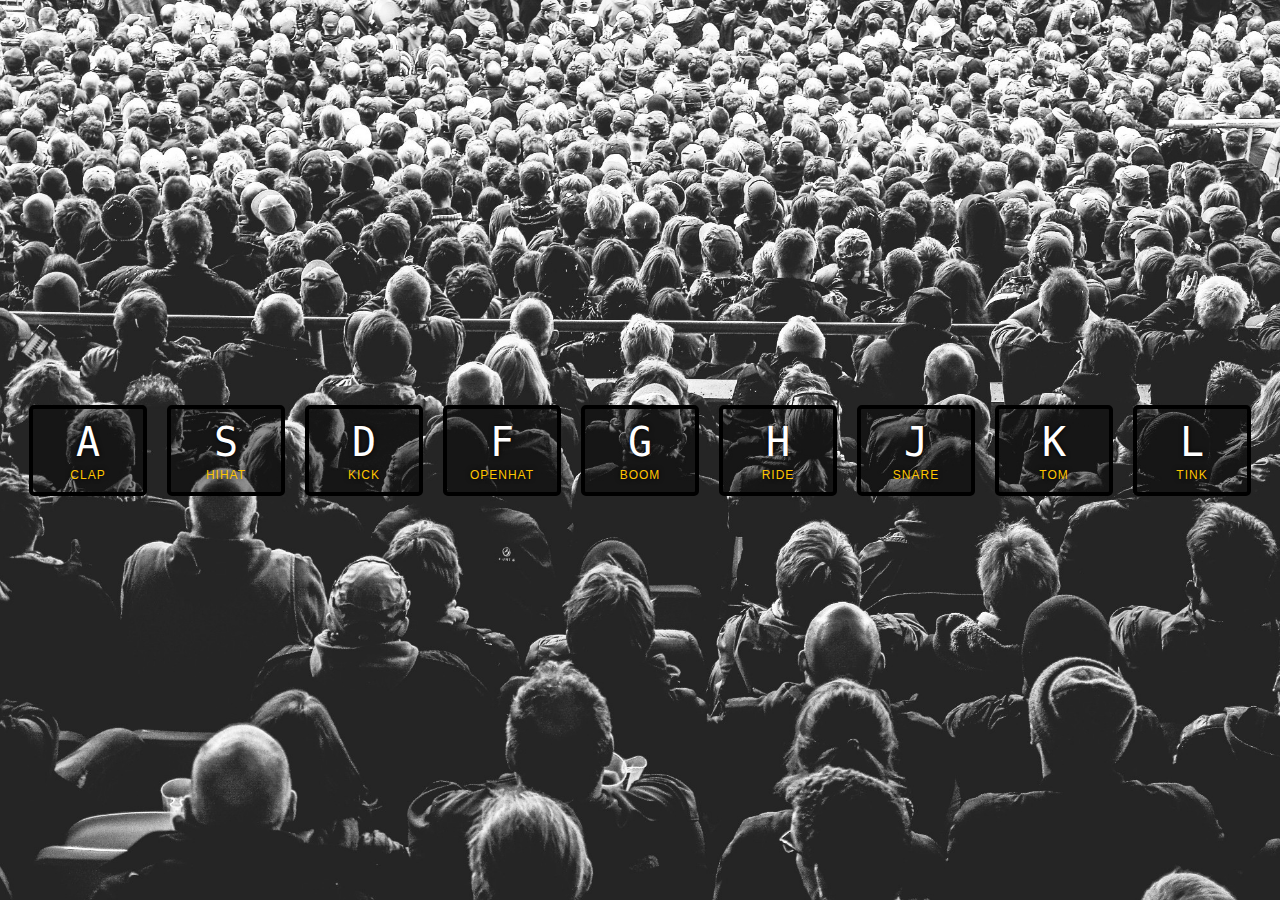
<file: VSC1/index.html>
<!DOCTYPE html>
<html lang="en">
<head>
  <meta charset="UTF-8">
  <title>JS Drum Kit</title>
  <link rel="stylesheet" href="style.css">
</head>
<body>


  <div class="keys">
    <div data-key="65" class="key">
      <kbd>A</kbd>
      <span class="sound">clap</span>
    </div>
    <div data-key="83" class="key">
      <kbd>S</kbd>
      <span class="sound">hihat</span>
    </div>
    <div data-key="68" class="key">
      <kbd>D</kbd>
      <span class="sound">kick</span>
    </div>
    <div data-key="70" class="key">
      <kbd>F</kbd>
      <span class="sound">openhat</span>
    </div>
    <div data-key="71" class="key">
      <kbd>G</kbd>
      <span class="sound">boom</span>
    </div>
    <div data-key="72" class="key">
      <kbd>H</kbd>
      <span class="sound">ride</span>
    </div>
    <div data-key="74" class="key">
      <kbd>J</kbd>
      <span class="sound">snare</span>
    </div>
    <div data-key="75" class="key">
      <kbd>K</kbd>
      <span class="sound">tom</span>
    </div>
    <div data-key="76" class="key">
      <kbd>L</kbd>
      <span class="sound">tink</span>
    </div>
  </div>

  <audio data-key="65" src="sounds/clap.wav"></audio>
  <audio data-key="83" src="sounds/hihat.wav"></audio>
  <audio data-key="68" src="sounds/kick.wav"></audio>
  <audio data-key="70" src="sounds/openhat.wav"></audio>
  <audio data-key="71" src="sounds/boom.wav"></audio>
  <audio data-key="72" src="sounds/ride.wav"></audio>
  <audio data-key="74" src="sounds/snare.wav"></audio>
  <audio data-key="75" src="sounds/tom.wav"></audio>
  <audio data-key="76" src="sounds/tink.wav"></audio>

<script>
  function removeTransition(e) {
    if (e.propertyName !== 'transform') return;
    e.target.classList.remove('playing');
  }

  function playSound(e) {
    const audio = document.querySelector(`audio[data-key="${e.keyCode}"]`);
    const key = document.querySelector(`div[data-key="${e.keyCode}"]`);
    if (!audio) return;

    key.classList.add('playing');
    audio.currentTime = 0;
    audio.play();
  }

  const keys = Array.from(document.querySelectorAll('.key'));
  keys.forEach(key => key.addEventListener('transitionend', removeTransition));
  window.addEventListener('keydown', playSound);
</script>


</body>
</html>
</file>
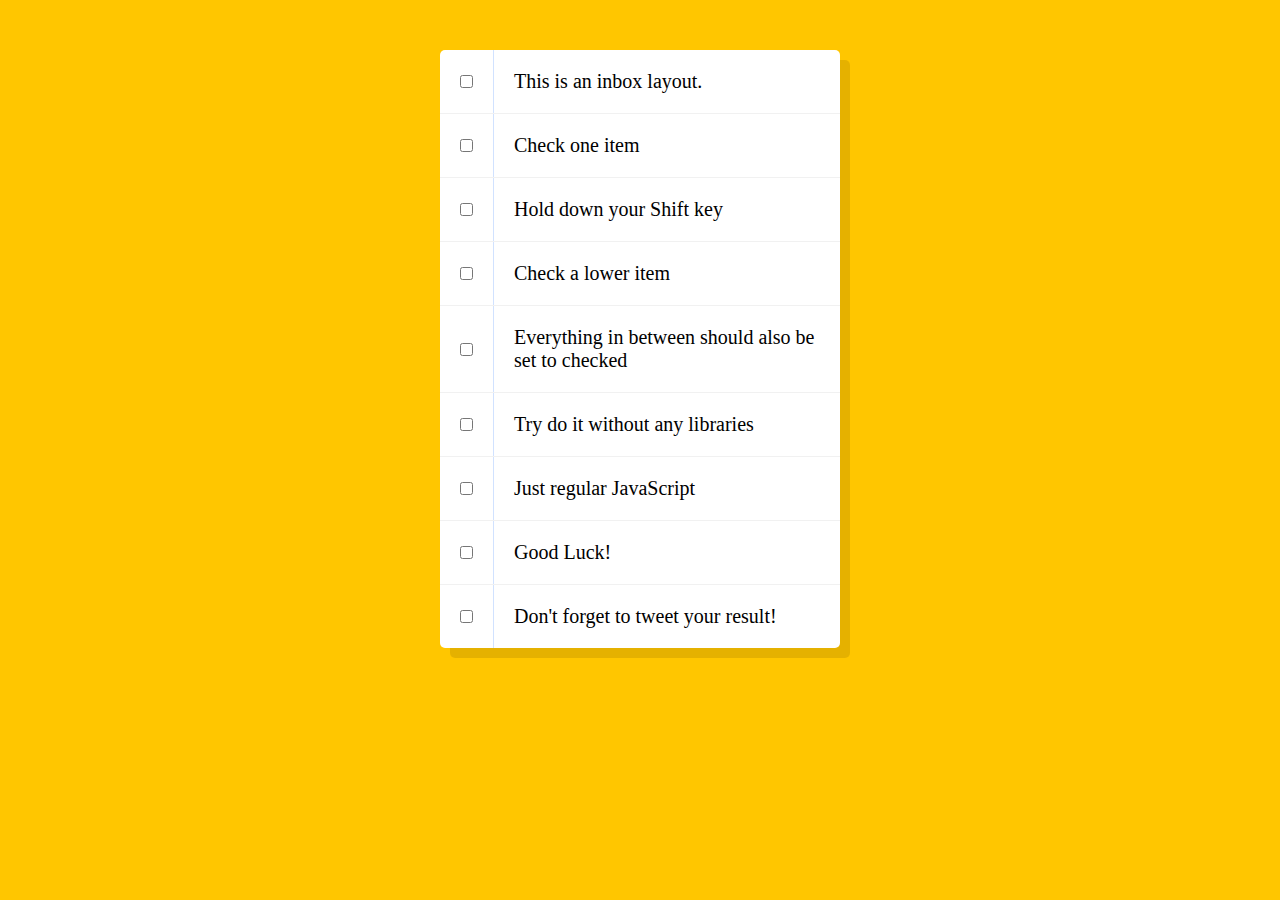
<file: VSC10/index.html>
<!DOCTYPE html>
<html lang="en">
<head>
  <meta charset="UTF-8">
  <title>Hold Shift to Check Multiple Checkboxes</title>
</head>
<body>
  <style>

    html {
      font-family: sans-serif;
      background: #ffc600;
    }

    .inbox {
      max-width: 400px;
      margin: 50px auto;
      background: white;
      border-radius: 5px;
      box-shadow: 10px 10px 0 rgba(0,0,0,0.1);
    }

    .item {
      display: flex;
      align-items: center;
      border-bottom: 1px solid #F1F1F1;
    }

    .item:last-child {
      border-bottom: 0;
    }


    input:checked + p {
      background: #F9F9F9;
      text-decoration: line-through;
    }

    input[type="checkbox"] {
      margin: 20px;
    }

    p {
      margin: 0;
      padding: 20px;
      transition: background 0.2s;
      flex: 1;
      font-family: 'helvetica neue';
      font-size: 20px;
      font-weight: 200;
      border-left: 1px solid #D1E2FF;
    }
  </style>
   <!--
   The following is a common layout you would see in an email client.
   When a user clicks a checkbox, holds Shift, and then clicks another checkbox a few rows down, all the checkboxes in-between those two checkboxes should be checked.
  -->
  <div class="inbox">
    <div class="item">
      <input type="checkbox">
      <p>This is an inbox layout.</p>
    </div>
    <div class="item">
      <input type="checkbox">
      <p>Check one item</p>
    </div>
    <div class="item">
      <input type="checkbox">
      <p>Hold down your Shift key</p>
    </div>
    <div class="item">
      <input type="checkbox">
      <p>Check a lower item</p>
    </div>
    <div class="item">
      <input type="checkbox">
      <p>Everything in between should also be set to checked</p>
    </div>
    <div class="item">
      <input type="checkbox">
      <p>Try do it without any libraries</p>
    </div>
    <div class="item">
      <input type="checkbox">
      <p>Just regular JavaScript</p>
    </div>
    <div class="item">
      <input type="checkbox">
      <p>Good Luck!</p>
    </div>
    <div class="item">
      <input type="checkbox">
      <p>Don't forget to tweet your result!</p>
    </div>
  </div>

<script>
const checkboxes = document.querySelectorAll('.inbox input[type="checkbox"]');

let lastChecked;

function handleCheck(e) {
  // Check if they had the shift key down
  // AND check that they are checking it
  let inBetween = false;
  if (e.shiftKey && this.checked) {
    // go ahead and do what we please
    // loop over every single checkbox
    checkboxes.forEach(checkbox => {
      console.log(checkbox);
      if (checkbox === this || checkbox === lastChecked) {
        inBetween = !inBetween;
        console.log('Starting to check them in between!');
      }

      if (inBetween) {
        checkbox.checked = true;
      }
    });
  }

  lastChecked = this;
}

checkboxes.forEach(checkbox => checkbox.addEventListener('click', handleCheck));
</script>
</body>
</html>
</file>
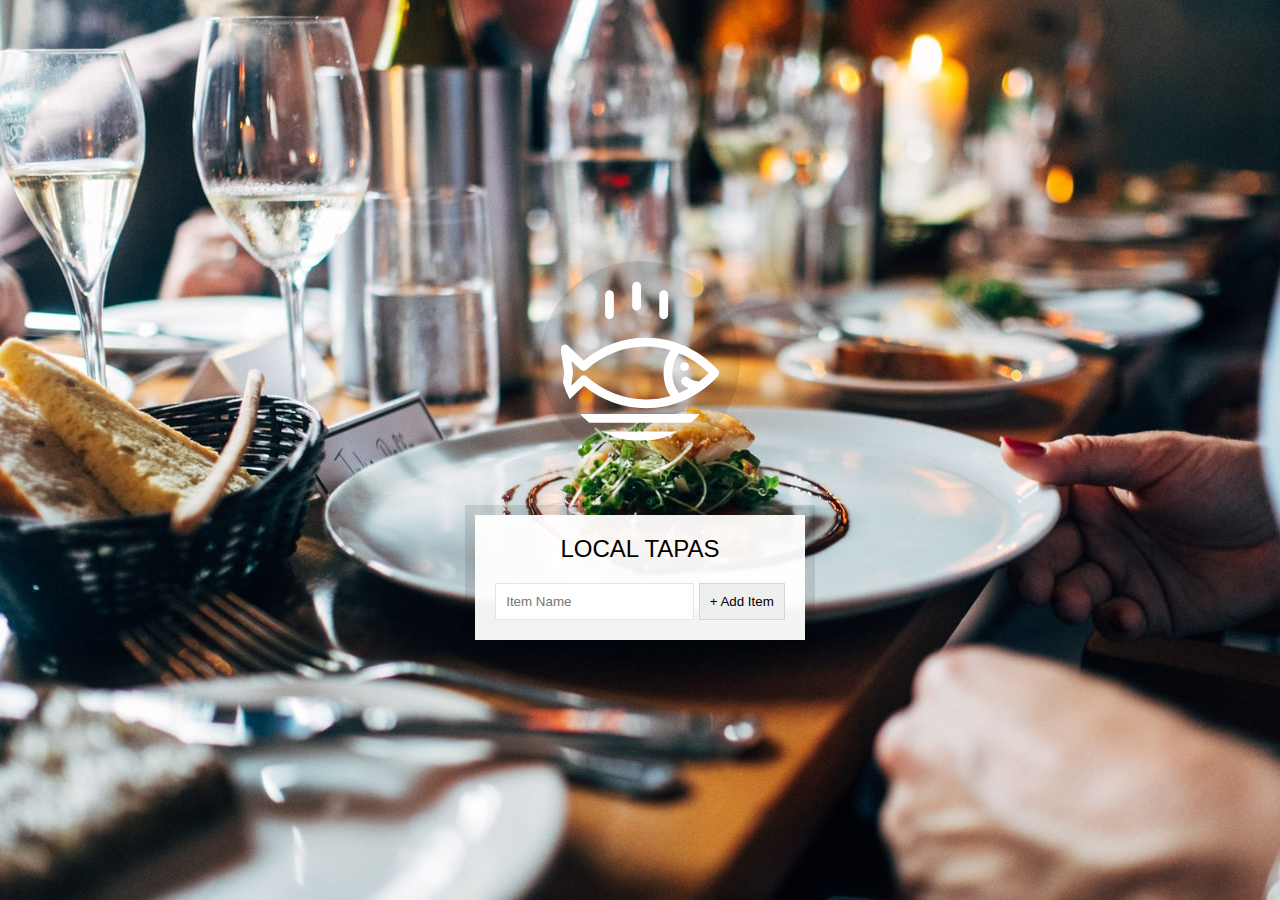
<file: VSC15/index.html>
<!DOCTYPE html>
<html lang="en">
<head>
  <meta charset="UTF-8">
  <title>LocalStorage</title>
  <link rel="stylesheet" href="style.css">
</head>
<body>
  <!--
      Fish SVG Cred:
      https://thenounproject.com/search/?q=fish&i=589236
   -->

   <svg xmlns="http://www.w3.org/2000/svg" xmlns:xlink="http://www.w3.org/1999/xlink" version="1.1" x="0px" y="0px" viewBox="0 0 512 512" enable-background="new 0 0 512 512" xml:space="preserve"><g><path d="M495.9,425.3H16.1c-5.2,0-10.1,2.9-12.5,7.6c-2.4,4.7-2.1,10.3,0.9,14.6l39,56.4c2.6,3.8,7,6.1,11.6,6.1h401.7   c4.6,0,9-2.3,11.6-6.1l39-56.4c3-4.3,3.3-9.9,0.9-14.6C506,428.2,501.1,425.3,495.9,425.3z M449.4,481.8H62.6L43,453.6H469   L449.4,481.8z"/><path d="M158.3,122c7.8,0,14.1-6.3,14.1-14.1V43.4c0-7.8-6.3-14.1-14.1-14.1c-7.8,0-14.1,6.3-14.1,14.1v64.5   C144.2,115.7,150.5,122,158.3,122z"/><path d="M245.1,94.7c7.8,0,14.1-6.3,14.1-14.1V16.1c0-7.8-6.3-14.1-14.1-14.1C237.3,2,231,8.3,231,16.1v64.5   C231,88.4,237.3,94.7,245.1,94.7z"/><path d="M331.9,122c7.8,0,14.1-6.3,14.1-14.1V43.4c0-7.8-6.3-14.1-14.1-14.1s-14.1,6.3-14.1,14.1v64.5   C317.8,115.7,324.1,122,331.9,122z"/><path d="M9.6,385.2c5.3,2.8,11.8,1.9,16.2-2.2l50.6-47.7c56.7,46.5,126.6,71.9,198.3,71.9c0,0,0,0,0,0   c87.5,0,169.7-36.6,231.4-103.2c5-5.4,5-13.8,0-19.2c-61.8-66.5-144-103.2-231.4-103.2c-72,0-142.2,25.6-199,72.5l-50-47.1   c-4.4-4.1-10.9-5-16.2-2.2c-5.3,2.8-8.3,8.7-7.4,14.6l11.6,75L2.2,370.6C1.3,376.5,4.2,382.4,9.6,385.2z M380.9,230.8   c34.9,14.3,67.2,35.7,95.3,63.6c-10.1,10-20.8,19.2-31.9,27.5c-22.4-3.3-29.6-8.8-30.7-9.7c-4-5.7-11.8-7.7-18.1-4.4   c-6.9,3.6-9.5,12.2-5.9,19.1c1.9,3.5,7.3,10.3,22.4,16c-10.1,5.7-20.5,10.7-31.1,15.1C352.4,320.2,352.4,268.6,380.9,230.8z    M36.3,255.6l29.4,27.7c5.3,5,13.6,5.1,19.1,0.3c53.2-47.6,120.7-73.7,190-73.7c26.9,0,53.2,3.9,78.5,11.3   c-29.3,44.6-29.3,102,0,146.6c-25.3,7.4-51.6,11.3-78.5,11.3c-69,0-136.3-26-189.4-73.2c-2.7-2.4-13.4-6.3-19.1,0.3l-30.1,28.3   l5.7-40C42.2,293,36.3,255.6,36.3,255.6z"/><circle cx="398.8" cy="273.8" r="14.1"/></g></svg>

  <div class="wrapper">
    <h2>LOCAL TAPAS</h2>
    <p></p>
    <ul class="plates">
      <li>Loading Tapas...</li>
    </ul>
    <form class="add-items">
      <input type="text" name="item" placeholder="Item Name" required>
      <input type="submit" value="+ Add Item">
    </form>
  </div>

<script>
  const addItems = document.querySelector('.add-items');
  const itemsList = document.querySelector('.plates');
  const items = JSON.parse(localStorage.getItem('items')) || [];

  function addItem(e) {
    e.preventDefault();
    const text = (this.querySelector('[name=item]')).value;
    const item = {
      text,
      done: false
    };

    items.push(item);
    populateList(items, itemsList);
    localStorage.setItem('items', JSON.stringify(items));
    this.reset();
  }

  function populateList(plates = [], platesList) {
    platesList.innerHTML = plates.map((plate, i) => {
      return `
        <li>
          <input type="checkbox" data-index=${i} id="item${i}" ${plate.done ? 'checked' : ''} />
          <label for="item${i}">${plate.text}</label>
        </li>
      `;
    }).join('');
  }

  function toggleDone(e) {
    if (!e.target.matches('input')) return; // skip this unless it's an input
    const el = e.target;
    const index = el.dataset.index;
    items[index].done = !items[index].done;
    localStorage.setItem('items', JSON.stringify(items));
    populateList(items, itemsList);
  }

  addItems.addEventListener('submit', addItem);
  itemsList.addEventListener('click', toggleDone);

  populateList(items, itemsList);

</script>


</body>
</html>
</file>
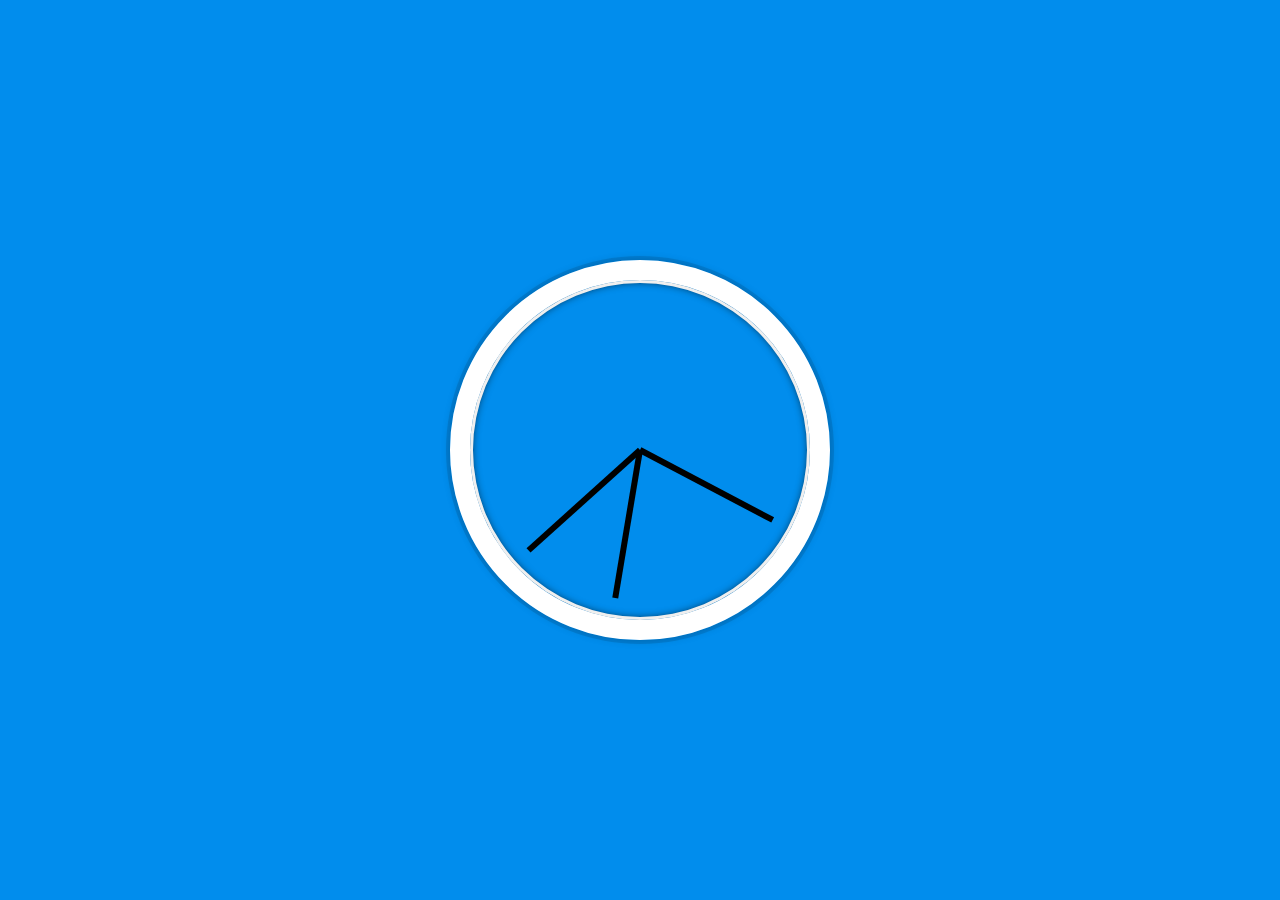
<file: VSC2/index.html>
<!DOCTYPE html>
<html lang="en">
<head>
  <meta charset="UTF-8">
  <title>JS + CSS Clock</title>
</head>
<body>


    <div class="clock">
      <div class="clock-face">
        <div class="hand hour-hand"></div>
        <div class="hand min-hand"></div>
        <div class="hand second-hand"></div>
      </div>
    </div>


  <style>
    html {
      background: #018DED url(https://unsplash.it/1500/1000?image=881&blur=5);
      background-size: cover;
      font-family: 'helvetica neue';
      text-align: center;
      font-size: 10px;
    }

    body {
      margin: 0;
      font-size: 2rem;
      display: flex;
      flex: 1;
      min-height: 100vh;
      align-items: center;
    }

    .clock {
      width: 30rem;
      height: 30rem;
      border: 20px solid white;
      border-radius: 50%;
      margin: 50px auto;
      position: relative;
      padding: 2rem;
      box-shadow:
        0 0 0 4px rgba(0,0,0,0.1),
        inset 0 0 0 3px #EFEFEF,
        inset 0 0 10px black,
        0 0 10px rgba(0,0,0,0.2);
    }

    .clock-face {
      position: relative;
      width: 100%;
      height: 100%;
      transform: translateY(-3px); /* account for the height of the clock hands */
    }

    .hand {
      width: 50%;
      height: 6px;
      background: black;
      position: absolute;
      top: 50%;
      transform-origin: 100%;
      transform: rotate(90deg);
      transition: all 0.05s;
      transition-timing-function: cubic-bezier(0.1, 2.7, 0.58, 1);
    }
</style>

<script>
  const secondHand = document.querySelector('.second-hand');
  const minsHand = document.querySelector('.min-hand');
  const hourHand = document.querySelector('.hour-hand');

  function setDate() {
    const now = new Date();

    const seconds = now.getSeconds();
    const secondsDegrees = ((seconds / 60) * 360) + 90;
    secondHand.style.transform = `rotate(${secondsDegrees}deg)`;

    const mins = now.getMinutes();
    const minsDegrees = ((mins / 60) * 360) + ((seconds/60)*6) + 90;
    minsHand.style.transform = `rotate(${minsDegrees}deg)`;

    const hour = now.getHours();
    const hourDegrees = ((hour / 12) * 360) + ((mins/60)*30) + 90;
    hourHand.style.transform = `rotate(${hourDegrees}deg)`;
  }

  setInterval(setDate, 1000);

  setDate();

</script>
</body>
</html>
</file>
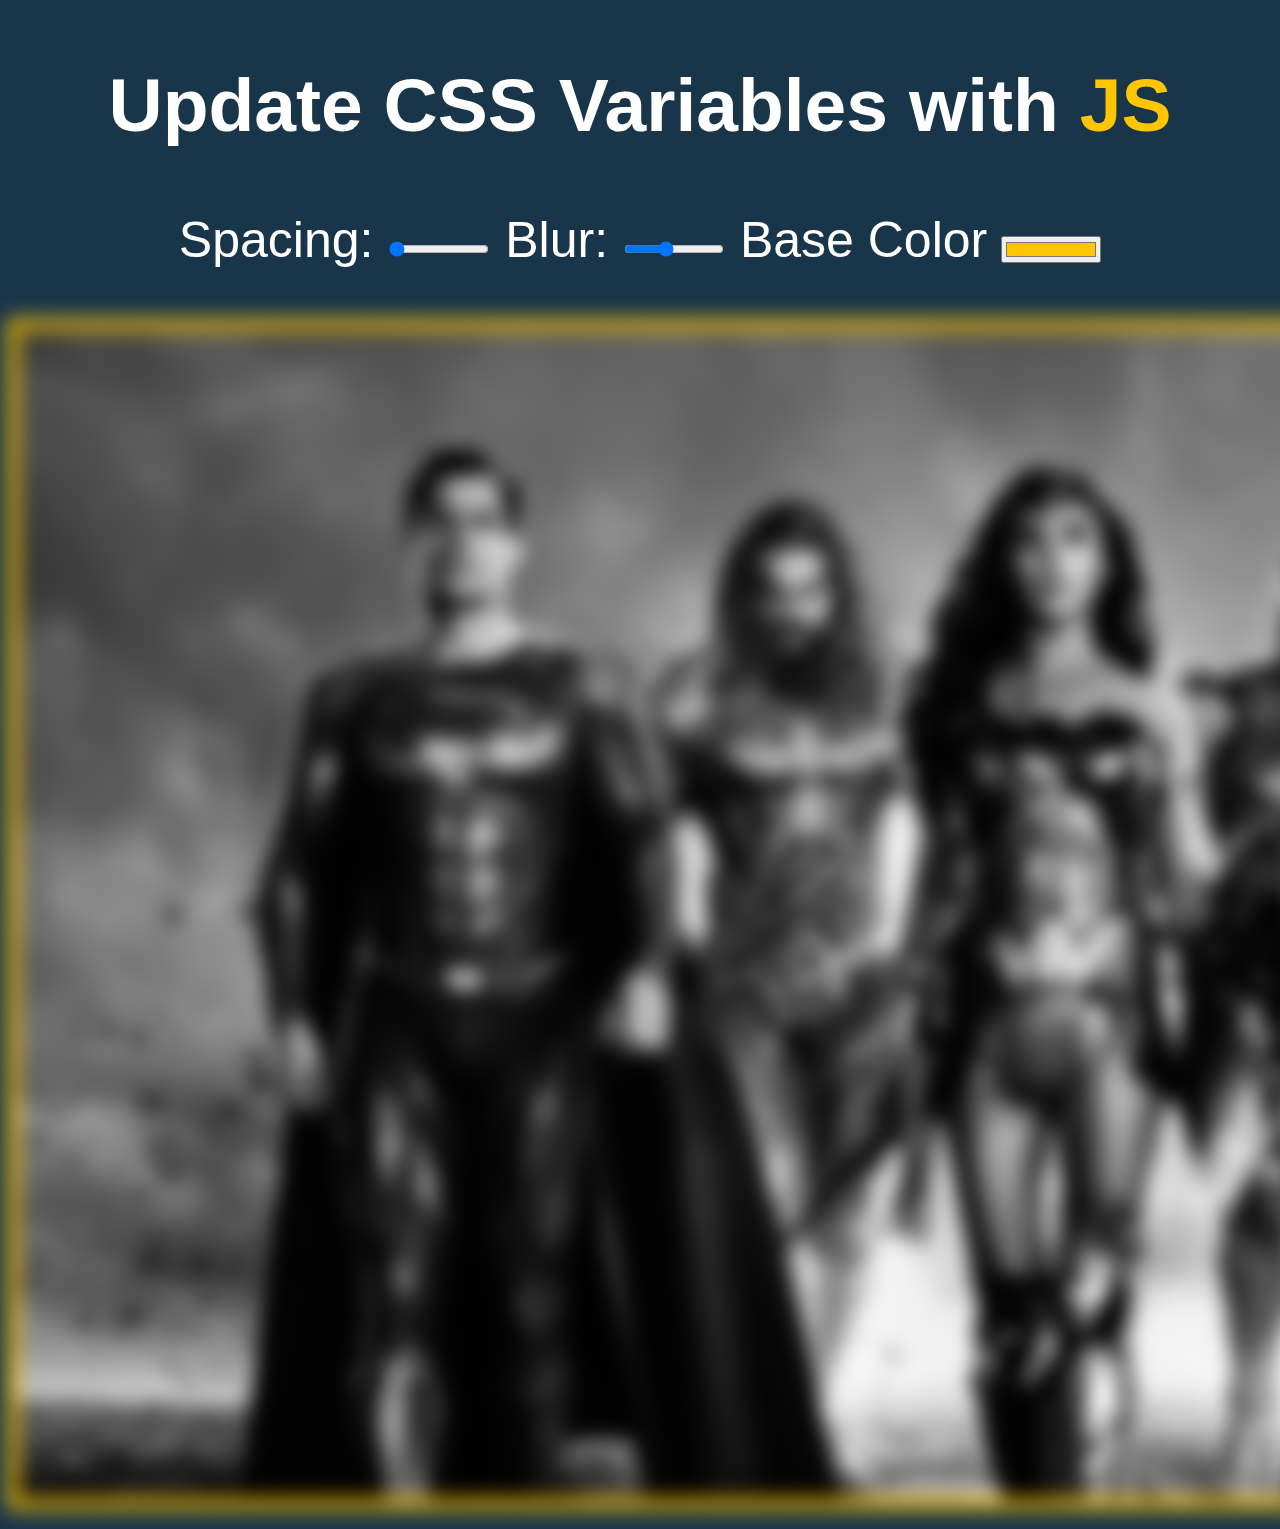
<file: VSC3/index.html>
<!DOCTYPE html>
<html lang="en">
<head>
  <meta charset="UTF-8">
  <title>Scoped CSS Variables and JS</title>
</head>
<body>
  <h2>Update CSS Variables with <span class='hl'>JS</span></h2>

  <div class="controls">
    <label for="spacing">Spacing:</label>
    <input id="spacing" type="range" name="spacing" min="10" max="200" value="10" data-sizing="px">

    <label for="blur">Blur:</label>
    <input id="blur" type="range" name="blur" min="0" max="25" value="10" data-sizing="px">

    <label for="base">Base Color</label>
    <input id="base" type="color" name="base" value="#ffc600">
  </div>

  <img src="Unknown.jpeg">

  <style>
    :root {
      --base: #ffc600;
      --spacing: 10px;
      --blur: 10px;
    }

    img {
      padding: var(--spacing);
      background: var(--base);
      filter: blur(var(--blur));
    }

    .hl {
      color: var(--base);
    }

    /*
      misc styles, nothing to do with CSS variables
    */

    body {
      text-align: center;
      background: #193549;
      color: white;
      font-family: 'helvetica neue', sans-serif;
      font-weight: 100;
      font-size: 50px;
    }

    .controls {
      margin-bottom: 50px;
    }

    input {
      width: 100px;
    }
  </style>

  <script>
    const inputs = document.querySelectorAll('.controls input');

    function handleUpdate() {
      const suffix = this.dataset.sizing || '';
      document.documentElement.style.setProperty(`--${this.name}`, this.value + suffix);
    }

    inputs.forEach(input => input.addEventListener('change', handleUpdate));
    inputs.forEach(input => input.addEventListener('mousemove', handleUpdate));
  </script>


</body>
</html>
</file>
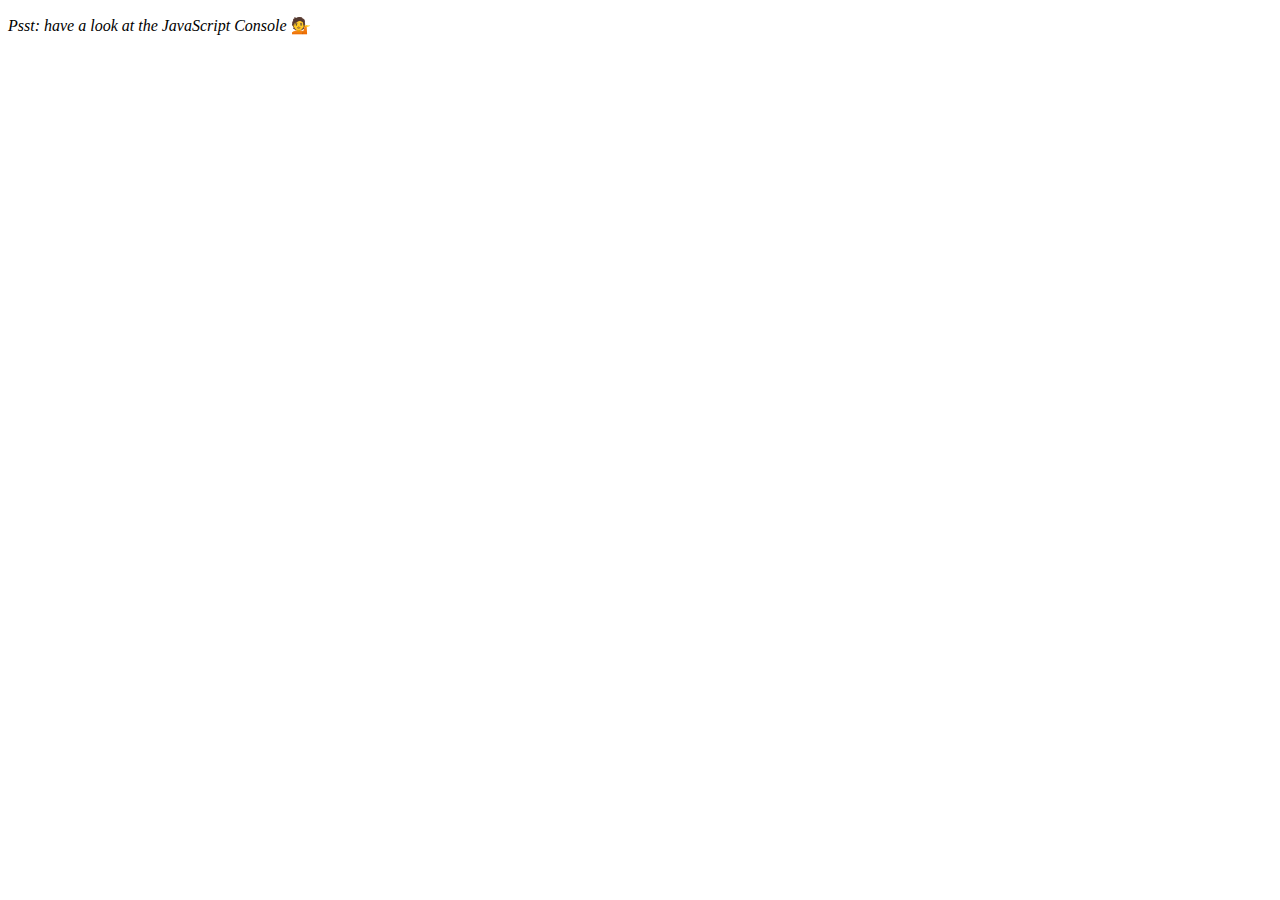
<file: VSC4/index.html>
<!DOCTYPE html>
<html lang="en">
<head>
  <meta charset="UTF-8">
  <title>Array Cardio 💪</title>
</head>
<body>
  <p><em>Psst: have a look at the JavaScript Console</em> 💁</p>
  <script>
    // Get your shorts on - this is an array workout!
    // ## Array Cardio Day 1

    // Some data we can work with

    const inventors = [
      { first: 'Albert', last: 'Einstein', year: 1879, passed: 1955 },
      { first: 'Isaac', last: 'Newton', year: 1643, passed: 1727 },
      { first: 'Galileo', last: 'Galilei', year: 1564, passed: 1642 },
      { first: 'Marie', last: 'Curie', year: 1867, passed: 1934 },
      { first: 'Johannes', last: 'Kepler', year: 1571, passed: 1630 },
      { first: 'Nicolaus', last: 'Copernicus', year: 1473, passed: 1543 },
      { first: 'Max', last: 'Planck', year: 1858, passed: 1947 },
      { first: 'Katherine', last: 'Blodgett', year: 1898, passed: 1979 },
      { first: 'Ada', last: 'Lovelace', year: 1815, passed: 1852 },
      { first: 'Sarah E.', last: 'Goode', year: 1855, passed: 1905 },
      { first: 'Lise', last: 'Meitner', year: 1878, passed: 1968 },
      { first: 'Hanna', last: 'Hammarström', year: 1829, passed: 1909 }
    ];

    const people = [
      'Bernhard, Sandra', 'Bethea, Erin', 'Becker, Carl', 'Bentsen, Lloyd', 'Beckett, Samuel', 'Blake, William', 'Berger, Ric', 'Beddoes, Mick', 'Beethoven, Ludwig',
      'Belloc, Hilaire', 'Begin, Menachem', 'Bellow, Saul', 'Benchley, Robert', 'Blair, Robert', 'Benenson, Peter', 'Benjamin, Walter', 'Berlin, Irving',
      'Benn, Tony', 'Benson, Leana', 'Bent, Silas', 'Berle, Milton', 'Berry, Halle', 'Biko, Steve', 'Beck, Glenn', 'Bergman, Ingmar', 'Black, Elk', 'Berio, Luciano',
      'Berne, Eric', 'Berra, Yogi', 'Berry, Wendell', 'Bevan, Aneurin', 'Ben-Gurion, David', 'Bevel, Ken', 'Biden, Joseph', 'Bennington, Chester', 'Bierce, Ambrose',
      'Billings, Josh', 'Birrell, Augustine', 'Blair, Tony', 'Beecher, Henry', 'Biondo, Frank'
    ];
    
    // Array.prototype.filter()
    // 1. Filter the list of inventors for those who were born in the 1500's
    const fifteen = inventors.filter(inventor => (inventor.year >= 1500 && inventor.year < 1600));

    console.table(fifteen);

    // Array.prototype.map()
    // 2. Give us an array of the inventor first and last names
    const fullNames = inventors.map(inventor => `${inventor.first} ${inventor.last}`);
    console.log(fullNames);

    // Array.prototype.sort()
    // 3. Sort the inventors by birthdate, oldest to youngest
    // const ordered = inventors.sort(function(a, b) {
    //   if(a.year > b.year) {
    //     return 1;
    //   } else {
    //     return -1;
    //   }
    // });

    const ordered = inventors.sort((a, b) => a.year > b.year ? 1 : -1);
    console.table(ordered);

    // Array.prototype.reduce()
    // 4. How many years did all the inventors live?
    const totalYears = inventors.reduce((total, inventor) => {
      return total + (inventor.passed - inventor.year);
    }, 0);

    console.log(totalYears);

    // 5. Sort the inventors by years lived
    const oldest = inventors.sort(function(a, b) {
      const lastInventor = a.passed - a.year;
      const nextInventor = b.passed - b.year;
      return lastInventor > nextInventor ? -1 : 1;
    });
    console.table(oldest);

    // 6. create a list of Boulevards in Paris that contain 'de' anywhere in the name
    // https://en.wikipedia.org/wiki/Category:Boulevards_in_Paris

    // const category = document.querySelector('.mw-category');
    // const links = Array.from(category.querySelectorAll('a'));
    // const de = links
    //             .map(link => link.textContent)
    //             .filter(streetName => streetName.includes('de'));

    // 7. sort Exercise
    // Sort the people alphabetically by last name
    const alpha = people.sort((lastOne, nextOne) => {
      const [aLast, aFirst] = lastOne.split(', ');
      const [bLast, bFirst] = nextOne.split(', ');
      return aLast > bLast ? 1 : -1;
    });
    console.log(alpha);

    // 8. Reduce Exercise
    // Sum up the instances of each of these
    const data = ['car', 'car', 'truck', 'truck', 'bike', 'walk', 'car', 'van', 'bike', 'walk', 'car', 'van', 'car', 'truck', 'pogostick'];

    const transportation = data.reduce(function(obj, item) {
      if (!obj[item]) {
        obj[item] = 0;
      }
      obj[item]++;
      return obj;
    }, {});

    console.log(transportation);

  </script>
</body>
</html>
</file>
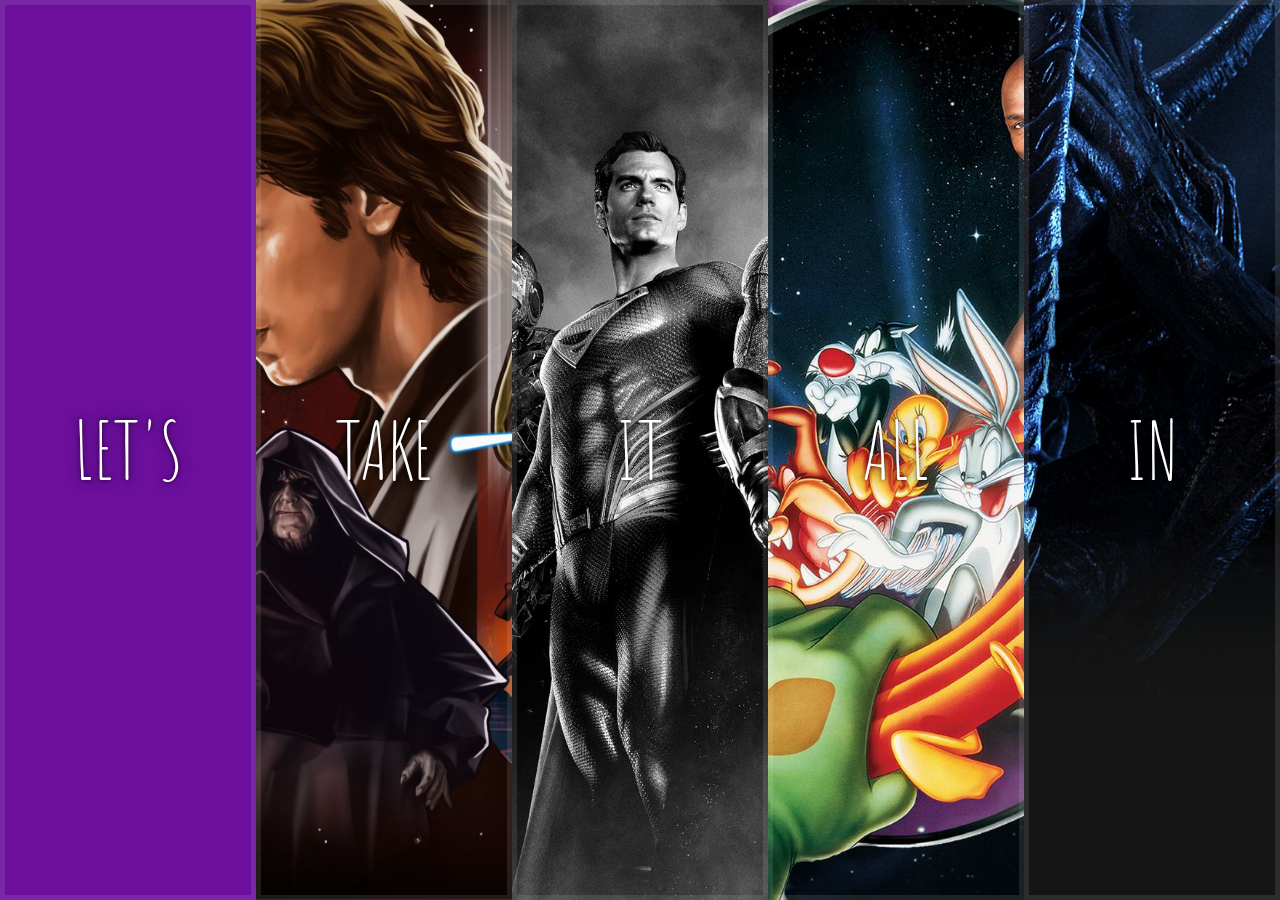
<file: VSC5/index.html>
<!DOCTYPE html>
<html lang="en">
<head>
  <meta charset="UTF-8">
  <title>Flex Panels 💪</title>
  <link href='https://fonts.googleapis.com/css?family=Amatic+SC' rel='stylesheet' type='text/css'>
</head>
<body>
  <style>
    html {
      box-sizing: border-box;
      background: #ffc600;
      font-family: 'helvetica neue';
      font-size: 20px;
      font-weight: 200;
    }
    
    body {
      margin: 0;
    }
    
    *, *:before, *:after {
      box-sizing: inherit;
    }

    .panels {
      min-height: 100vh;
      overflow: hidden;
      display: flex;
    }

    .panel {
      background: #6B0F9C;
      box-shadow: inset 0 0 0 5px rgba(255,255,255,0.1);
      color: white;
      text-align: center;
      align-items: center;
      /* Safari transitionend event.propertyName === flex */
      /* Chrome + FF transitionend event.propertyName === flex-grow */
      transition:
        font-size 0.7s cubic-bezier(0.61,-0.19, 0.7,-0.11),
        flex 0.7s cubic-bezier(0.61,-0.19, 0.7,-0.11),
        background 0.2s;
      font-size: 20px;
      background-size: cover;
      background-position: center;
      flex: 1;
      justify-content: center;
      display: flex;
      flex-direction: column;
    }

    .panel1 { background-image:url(https://prod-ripcut-delivery.disney-plus.net/v1/variant/disney/DD8D6EC03C6AF76FA2F2B66F4F53AF952F69E20F22B7173E076CB63A5163C887/scale?width=2880&aspectRatio=1.78&format=jpeg); }
    .panel2 { background-image:url(scale-4.jpeg); }
    .panel3 { background-image:url("Unknown\ copy\ 2.jpeg"); }
    .panel4 { background-image:url(Unknown.jpeg); }
    .panel5 { background-image:url(scale-12.jpeg); }

    /* Flex Items */
    .panel > * {
      margin: 0;
      width: 100%;
      transition: transform 0.5s;
      flex: 1 0 auto;
      display: flex;
      justify-content: center;
      align-items: center;
    }

    .panel > *:first-child { transform: translateY(-100%); }
    .panel.open-active > *:first-child { transform: translateY(0); }
    .panel > *:last-child { transform: translateY(100%); }
    .panel.open-active > *:last-child { transform: translateY(0); }

    .panel p {
      text-transform: uppercase;
      font-family: 'Amatic SC', cursive;
      text-shadow: 0 0 4px rgba(0, 0, 0, 0.72), 0 0 14px rgba(0, 0, 0, 0.45);
      font-size: 2em;
    }
    
    .panel p:nth-child(2) {
      font-size: 4em;
    }

    .panel.open {
      flex: 5;
      font-size: 40px;
    }
    
    @media only screen and (max-width: 600px) {
      .panel p {
        font-size: 1em;
      }
    }
  </style>


  <div class="panels">
    <div class="panel panel1">
      <p>Hey</p>
      <p>Let's</p>
      <p>Dance</p>
    </div>
    <div class="panel panel2">
      <p>Give</p>
      <p>Take</p>
      <p>Receive</p>
    </div>
    <div class="panel panel3">
      <p>Experience</p>
      <p>It</p>
      <p>Today</p>
    </div>
    <div class="panel panel4">
      <p>Give</p>
      <p>All</p>
      <p>You can</p>
    </div>
    <div class="panel panel5">
      <p>Life</p>
      <p>In</p>
      <p>Motion</p>
    </div>
  </div>

  <script>
    const panels = document.querySelectorAll('.panel');

    function toggleOpen() {
      console.log('Hello');
      this.classList.toggle('open');
    }

    function toggleActive(e) {
      console.log(e.propertyName);
      if (e.propertyName.includes('flex')) {
        this.classList.toggle('open-active');
      }
    }

    panels.forEach(panel => panel.addEventListener('click', toggleOpen));
    panels.forEach(panel => panel.addEventListener('transitionend', toggleActive));
  </script>

</body>
</html>
</file>
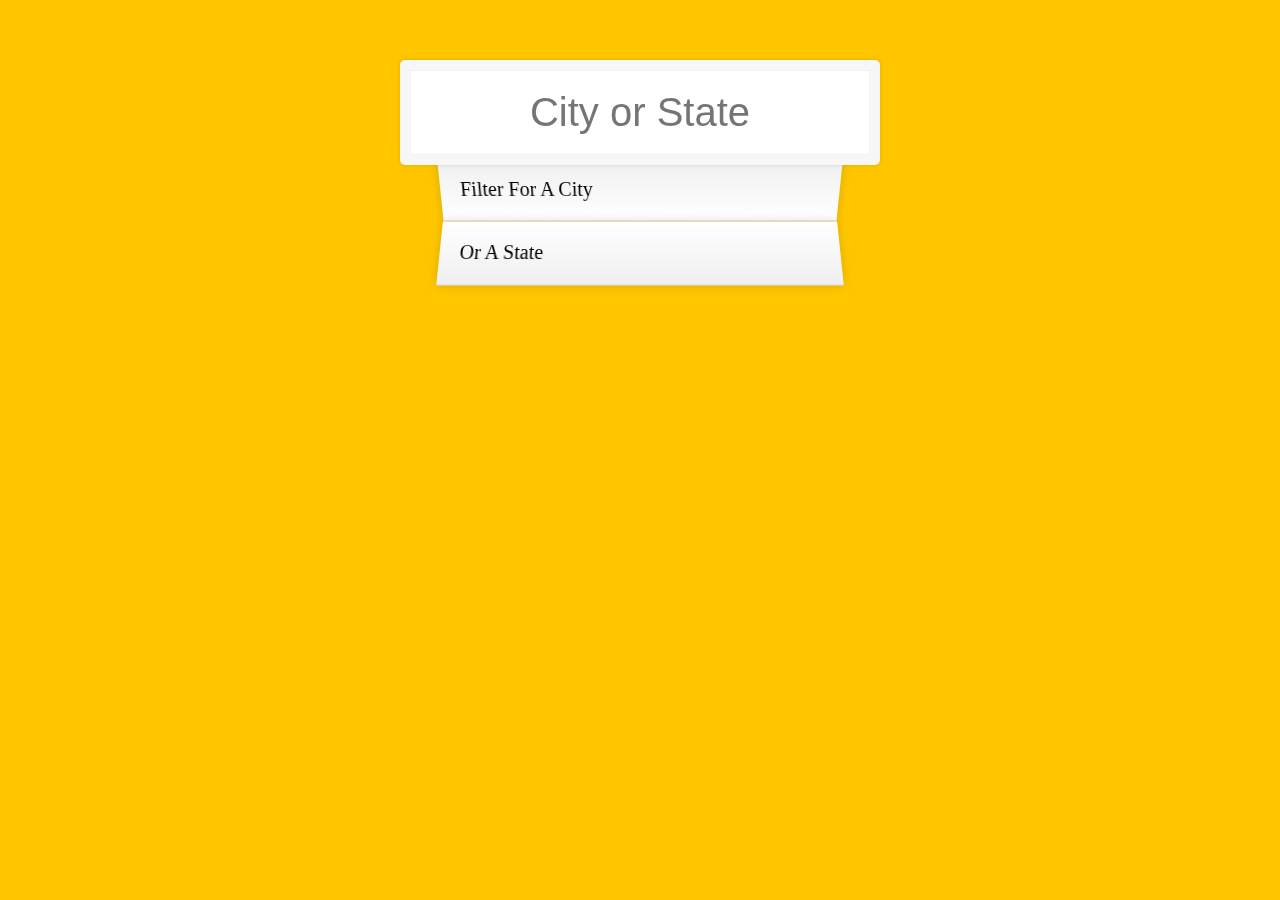
<file: VSC6/index.html>
<!DOCTYPE html>
<html lang="en">
<head>
  <meta charset="UTF-8">
  <title>Type Ahead 👀</title>
  <link rel="stylesheet" href="style.css">
</head>
<body>

  <form class="search-form">
    <input type="text" class="search" placeholder="City or State">
    <ul class="suggestions">
      <li>Filter for a city</li>
      <li>or a state</li>
    </ul>
  </form>
<script>
const endpoint = 'https://gist.githubusercontent.com/Miserlou/c5cd8364bf9b2420bb29/raw/2bf258763cdddd704f8ffd3ea9a3e81d25e2c6f6/cities.json';

const cities = [];
fetch(endpoint)
  .then(blob => blob.json())
  .then(data => cities.push(...data));

function findMatches(wordToMatch, cities) {
  return cities.filter(place => {
    // here we need to figure out if the city or state matches what was searched
    const regex = new RegExp(wordToMatch, 'gi');
    return place.city.match(regex) || place.state.match(regex)
  });
}

function numberWithCommas(x) {
  return x.toString().replace(/\B(?=(\d{3})+(?!\d))/g, ',');
}

function displayMatches() {
  const matchArray = findMatches(this.value, cities);
  const html = matchArray.map(place => {
    const regex = new RegExp(this.value, 'gi');
    const cityName = place.city.replace(regex, `<span class="hl">${this.value}</span>`);
    const stateName = place.state.replace(regex, `<span class="hl">${this.value}</span>`);
    return `
      <li>
        <span class="name">${cityName}, ${stateName}</span>
        <span class="population">${numberWithCommas(place.population)}</span>
      </li>
    `;
  }).join('');
  suggestions.innerHTML = html;
}

const searchInput = document.querySelector('.search');
const suggestions = document.querySelector('.suggestions');

searchInput.addEventListener('change', displayMatches);
searchInput.addEventListener('keyup', displayMatches);

</script>
  </body>
</html>
</file>
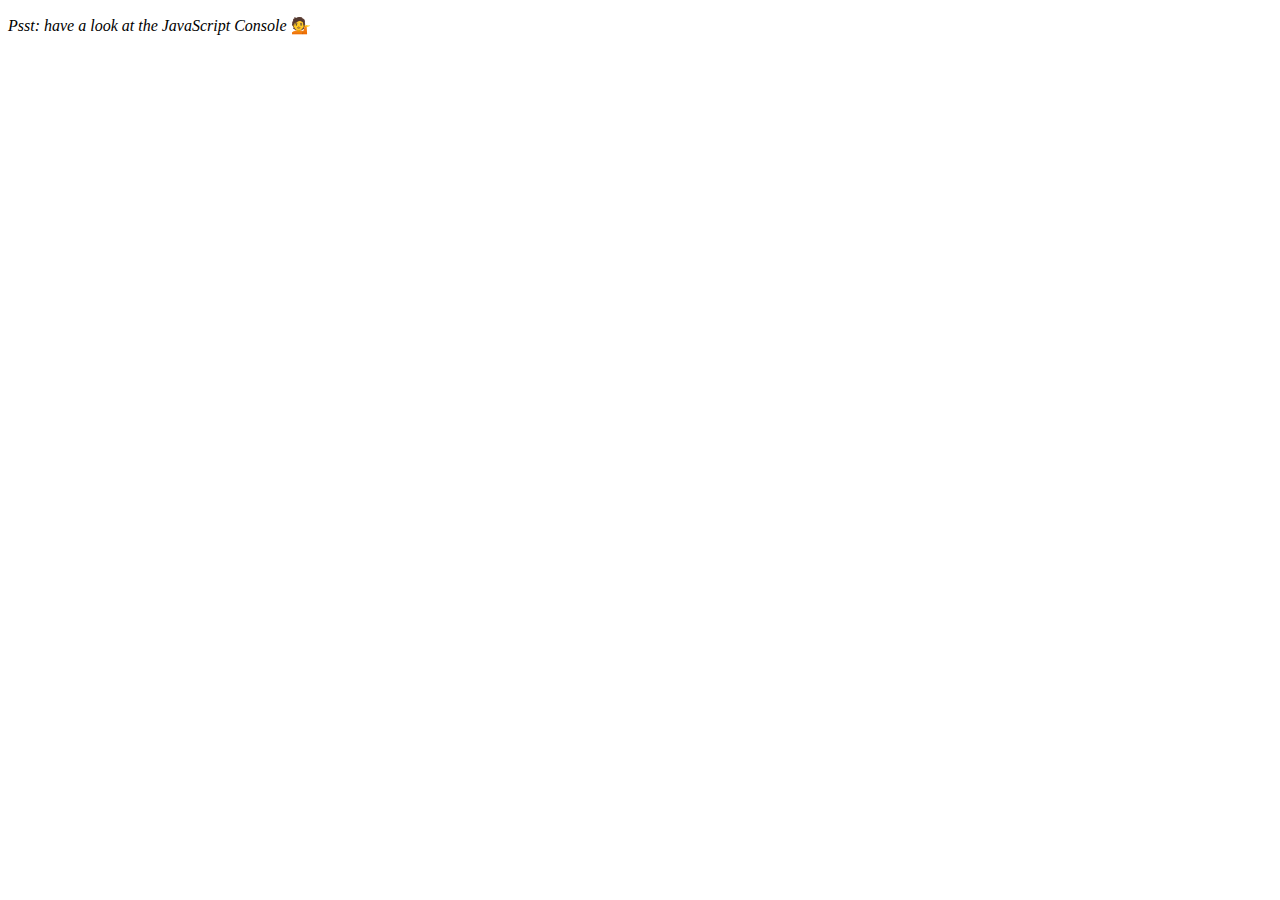
<file: VSC9/index.html>
<!DOCTYPE html>
<html lang="en">
<head>
  <meta charset="UTF-8">
  <title>Array Cardio 💪💪</title>
</head>
<body>
  <p><em>Psst: have a look at the JavaScript Console</em> 💁</p>
  <script>
    // ## Array Cardio Day 2

    const people = [
      { name: 'Wes', year: 1988 },
      { name: 'Kait', year: 1986 },
      { name: 'Irv', year: 1970 },
      { name: 'Lux', year: 2015 }
    ];

    const comments = [
      { text: 'Love this!', id: 523423 },
      { text: 'Super good', id: 823423 },
      { text: 'You are the best', id: 2039842 },
      { text: 'Ramen is my fav food ever', id: 123523 },
      { text: 'Nice Nice Nice!', id: 542328 }
    ];

    // Some and Every Checks
    // Array.prototype.some() // is at least one person 19?
    // const isAdult = people.some(function(person) {
    //   const currentYear = (new Date()).getFullYear();
    //   if(currentYear - person.year >= 19) {
    //     return true;
    //   }
    // });

    const isAdult = people.some(person => ((new Date()).getFullYear()) - person.year >= 19);

    console.log({isAdult});
    // Array.prototype.every() // is everyone 19?

    const allAdults = people.every(person => ((new Date()).getFullYear()) - person.year >= 19);
    console.log({allAdults});

    // Array.prototype.find()
    // Find is like filter, but instead returns just the one you are looking for
    // find the comment with the ID of 823423


    const comment = comments.find(comment => comment.id === 823423);

    console.log(comment);

    // Array.prototype.findIndex()
    // Find the comment with this ID
    // delete the comment with the ID of 823423
    const index = comments.findIndex(comment => comment.id === 823423);
    console.log(index);

    // comments.splice(index, 1);

    const newComments = [
      ...comments.slice(0, index),
      ...comments.slice(index + 1)
    ];

  </script>
</body>
</html>
</file>
<file: VSC1/style.css>
html {
    font-size: 10px;
    background: url('background.jpg') bottom center;
    background-size: cover;
  }
  
  body,html {
    margin: 0;
    padding: 0;
    font-family: sans-serif;
  }
  
  .keys {
    display: flex;
    flex: 1;
    min-height: 100vh;
    align-items: center;
    justify-content: center;
  }
  
  .key {
    border: .4rem solid black;
    border-radius: .5rem;
    margin: 1rem;
    font-size: 1.5rem;
    padding: 1rem .5rem;
    transition: all .07s ease;
    width: 10rem;
    text-align: center;
    color: white;
    background: rgba(0,0,0,0.4);
    text-shadow: 0 0 .5rem black;
  }
  
  .playing {
    transform: scale(1.1);
    border-color: #ffc600;
    box-shadow: 0 0 1rem #ffc600;
  }
  
  kbd {
    display: block;
    font-size: 4rem;
  }
  
  .sound {
    font-size: 1.2rem;
    text-transform: uppercase;
    letter-spacing: .1rem;
    color: #ffc600;
  }
</file>
<file: VSC15/style.css>
html {
    box-sizing: border-box;
    background: url("oh-la-la.jpeg") center no-repeat;
    background-size: cover;
    min-height: 100vh;
    display: flex;
    justify-content: center;
    align-items: center;
    text-align: center;
    font-family: Futura, "Trebuchet MS", Arial, sans-serif;
  }
  
  *,
  *:before,
  *:after {
    box-sizing: inherit;
  }
  
  svg {
    fill: white;
    background: rgba(0, 0, 0, 0.1);
    padding: 20px;
    border-radius: 50%;
    width: 200px;
    margin-bottom: 50px;
  }
  
  .wrapper {
    padding: 20px;
    max-width: 350px;
    background: rgba(255, 255, 255, 0.95);
    box-shadow: 0 0 0 10px rgba(0, 0, 0, 0.1);
  }
  
  h2 {
    text-align: center;
    margin: 0;
    font-weight: 200;
  }
  
  .plates {
    margin: 0;
    padding: 0;
    text-align: left;
    list-style: none;
  }
  
  .plates li {
    border-bottom: 1px solid rgba(0, 0, 0, 0.2);
    padding: 10px 0;
    font-weight: 100;
    display: flex;
  }
  
  .plates label {
    flex: 1;
    cursor: pointer;
  }
  
  .plates input {
    display: none;
  }
  
  .plates input + label:before {
    content: "⬜️";
    margin-right: 10px;
  }
  
  .plates input:checked + label:before {
    content: "🌮";
  }
  
  .add-items {
    margin-top: 20px;
  }
  
  .add-items input {
    padding: 10px;
    outline: 0;
    border: 1px solid rgba(0, 0, 0, 0.1);
  }
</file>
<file: VSC6/style.css>
html {
    box-sizing: border-box;
    background: #ffc600;
    font-family: 'helvetica neue';
    font-size: 20px;
    font-weight: 200;
  }
  
  *, *:before, *:after {
    box-sizing: inherit;
  }
  
  input {
    width: 100%;
    padding: 20px;
  }
  
  .search-form {
    max-width: 400px;
    margin: 50px auto;
  }
  
  input.search {
    margin: 0;
    text-align: center;
    outline: 0;
    border: 10px solid #F7F7F7;
    width: 120%;
    left: -10%;
    position: relative;
    top: 10px;
    z-index: 2;
    border-radius: 5px;
    font-size: 40px;
    box-shadow: 0 0 5px rgba(0, 0, 0, 0.12), inset 0 0 2px rgba(0, 0, 0, 0.19);
  }
  
  .suggestions {
    margin: 0;
    padding: 0;
    position: relative;
    /*perspective: 20px;*/
  }
  
  .suggestions li {
    background: white;
    list-style: none;
    border-bottom: 1px solid #D8D8D8;
    box-shadow: 0 0 10px rgba(0, 0, 0, 0.14);
    margin: 0;
    padding: 20px;
    transition: background 0.2s;
    display: flex;
    justify-content: space-between;
    text-transform: capitalize;
  }
  
  .suggestions li:nth-child(even) {
    transform: perspective(100px) rotateX(3deg) translateY(2px) scale(1.001);
    background: linear-gradient(to bottom,  #ffffff 0%,#EFEFEF 100%);
  }
  
  .suggestions li:nth-child(odd) {
    transform: perspective(100px) rotateX(-3deg) translateY(3px);
    background: linear-gradient(to top,  #ffffff 0%,#EFEFEF 100%);
  }
  
  span.population {
    font-size: 15px;
  }
  
  .hl {
    background: #ffc600;
  }
</file>
